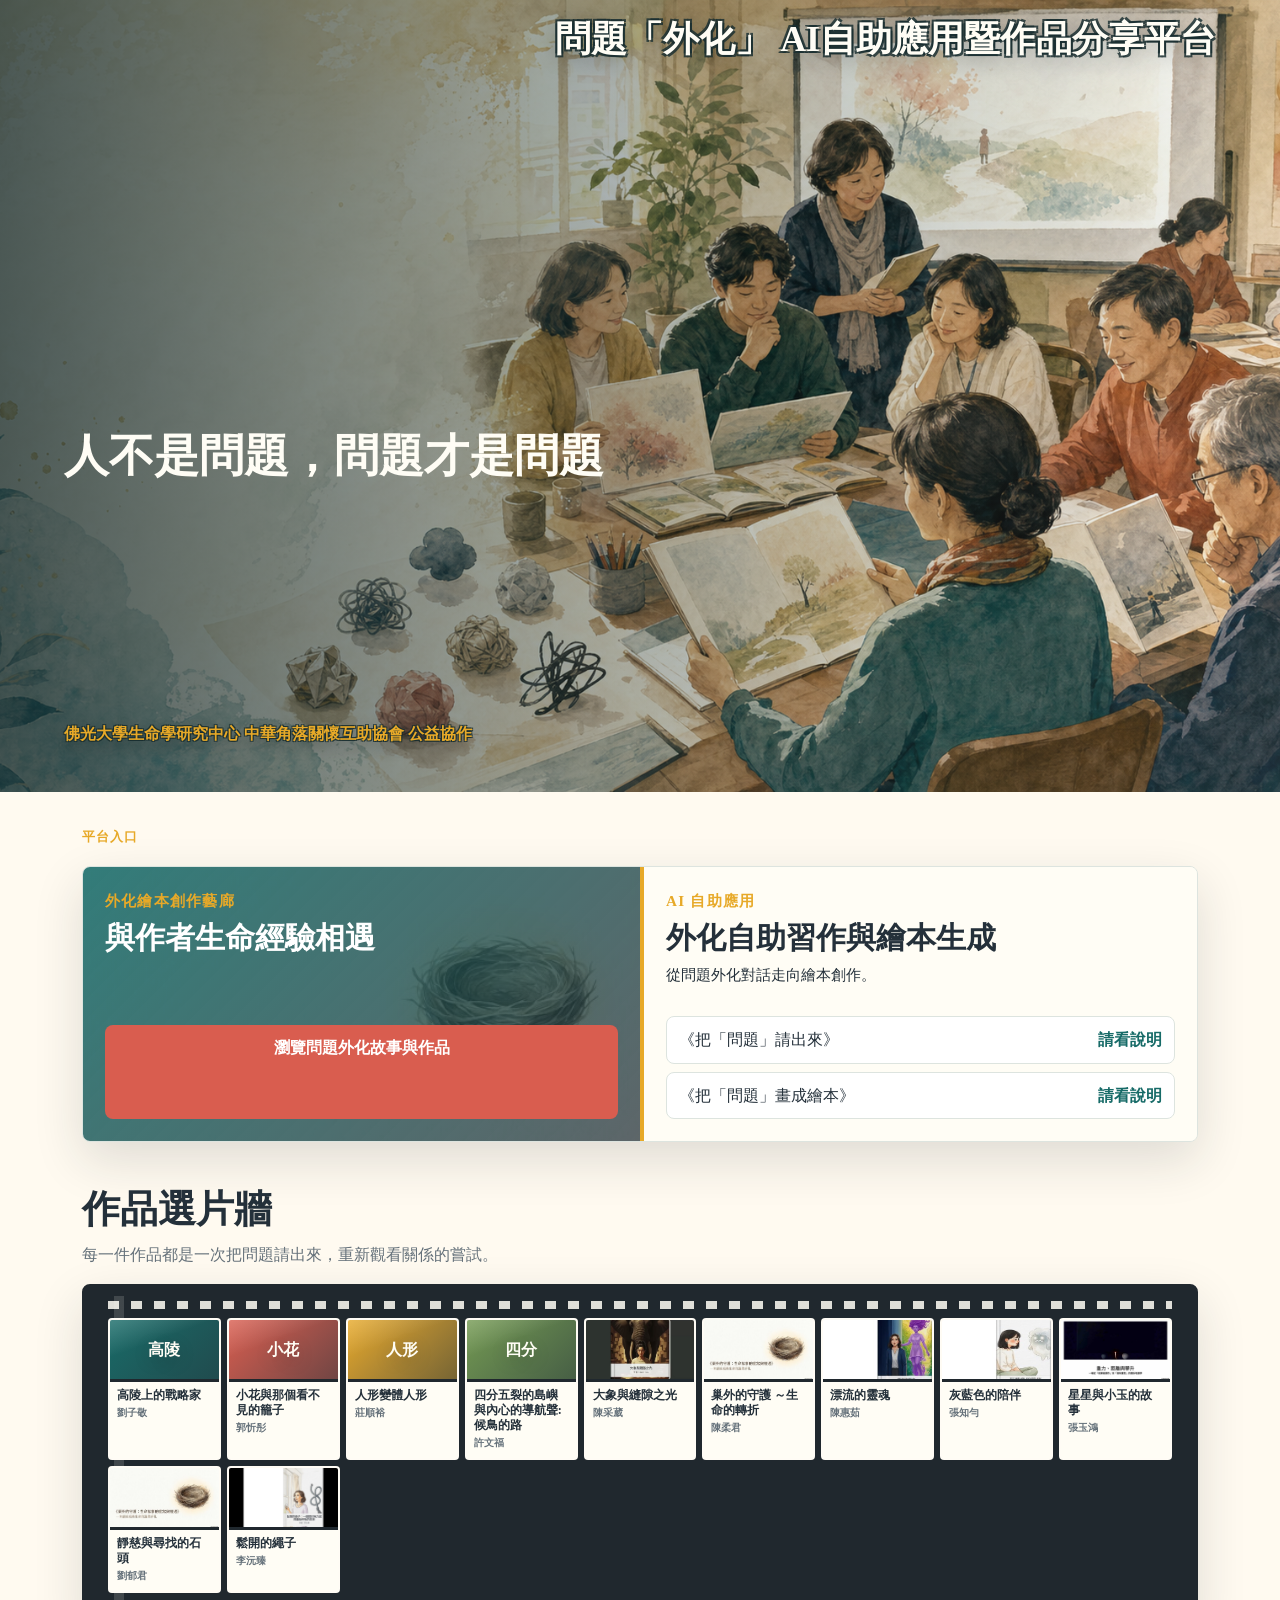
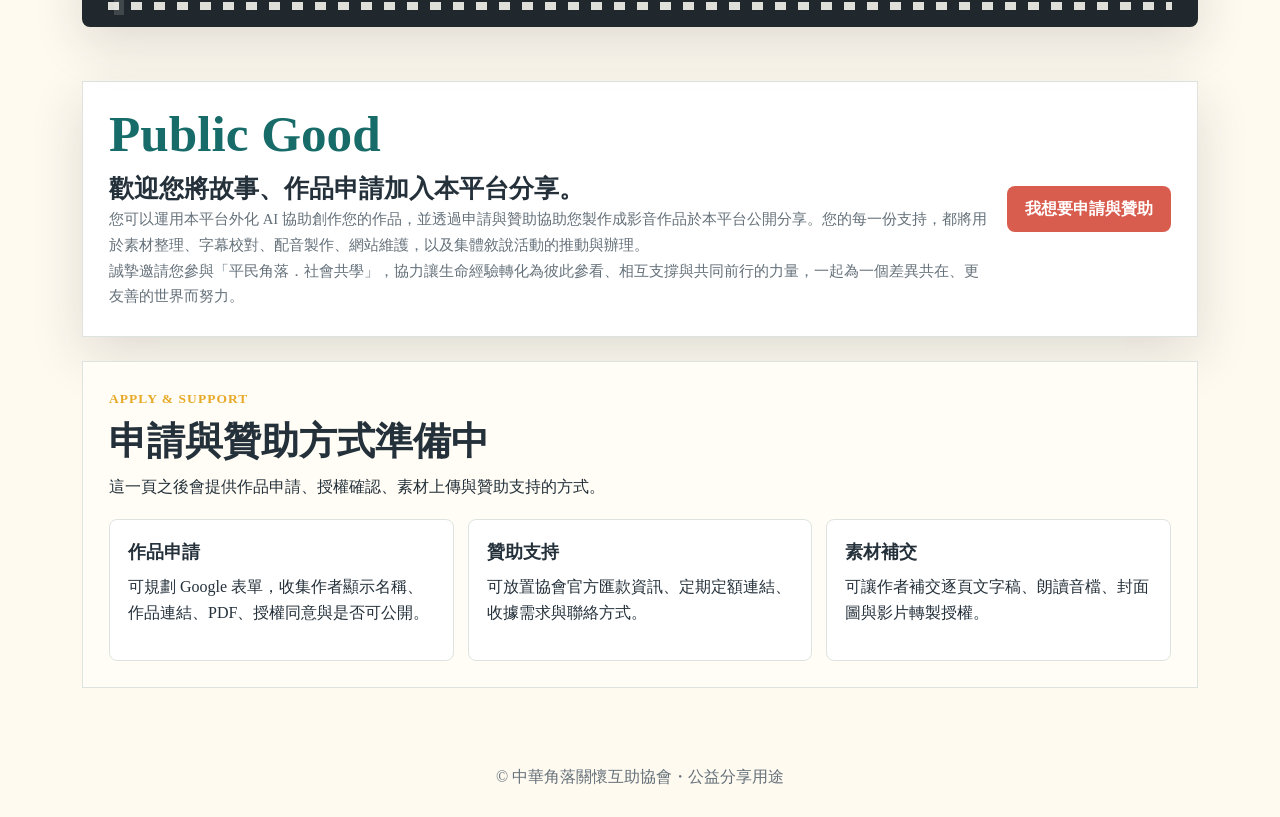
<file: docs/index.html>
<!doctype html>
<html lang="zh-Hant">
  <head>
    <meta charset="utf-8" />
    <meta name="viewport" content="width=device-width, initial-scale=1" />
    <title>問題「外化」AI自助應用暨作品分享平台</title>
    <meta
      name="description"
      content="問題外化 AI 自助應用暨作品分享平台。"
    />
    <link rel="stylesheet" href="styles.css" />
  </head>
  <body>
    <header class="hero">
      <div class="hero-overlay" id="top">
        <div class="platform-title">問題「外化」 AI自助應用暨作品分享平台</div>
        <div class="hero-copy">
          <h1>
            <span class="main-title">人不是問題，問題才是問題</span>
          </h1>
          <div class="hero-credit">
            <h3>佛光大學生命學研究中心 中華角落關懷互助協會 公益協作</h3>
          </div>
        </div>
      </div>
    </header>

    <main>
      <section class="platform-gateway" aria-label="平台功能選擇">
        <div class="gateway-heading">
          <p class="section-kicker">平台入口</p>
        </div>
        <div class="gateway-grid">
          <article class="gateway-panel showcase-panel">
            <div>
              <p class="panel-label">外化繪本創作藝廊</p>
              <h3>與作者生命經驗相遇</h3>
            </div>
            <a class="primary-button" href="#gallery">瀏覽問題外化故事與作品</a>
          </article>

          <article class="gateway-panel practice-panel">
            <div>
              <p class="panel-label">AI 自助應用</p>
              <h3>外化自助習作與繪本生成</h3>
              <p>從問題外化對話走向繪本創作。</p>
            </div>
            <div class="resource-list">
              <a class="resource-item" href="resources/problem-externalization-practice/Skill.md" target="_blank">
                <span>《把「問題」請出來》</span>
                <strong>請看說明</strong>
              </a>
              <a class="resource-item" href="resources/storybook-generation/Skill.md" target="_blank">
                <span>《把「問題」畫成繪本》</span>
                <strong>請看說明</strong>
              </a>
            </div>
          </article>
        </div>
      </section>

      <section class="controls" id="gallery">
        <div>
          <h2>作品選片牆</h2>
          <p>每一件作品都是一次把問題請出來，重新觀看關係的嘗試。</p>
        </div>
        <div class="gallery-summary" id="gallerySummary" aria-live="polite"></div>
      </section>

      <section class="gallery-grid" id="storyGrid" aria-live="polite"></section>

      <section class="support" id="support">
        <div>
          <h2 class="support-title">Public Good</h2>
          <p class="support-invite">歡迎您將故事、作品申請加入本平台分享。</p>
          <p class="support-copy">
            您可以運用本平台外化 AI 協助創作您的作品，並透過申請與贊助協助您製作成影音作品於本平台公開分享。您的每一份支持，都將用於素材整理、字幕校對、配音製作、網站維護，以及集體敘說活動的推動與辦理。
          </p>
          <p class="support-copy">
            誠摯邀請您參與「平民角落．社會共學」，協力讓生命經驗轉化為彼此參看、相互支撐與共同前行的力量，一起為一個差異共在、更友善的世界而努力。
          </p>
        </div>
        <a class="primary-button" href="#apply-support">我想要申請與贊助</a>
      </section>

      <section class="apply-support" id="apply-support">
        <div>
          <p class="section-kicker">Apply & Support</p>
          <h2>申請與贊助方式準備中</h2>
          <p>這一頁之後會提供作品申請、授權確認、素材上傳與贊助支持的方式。</p>
        </div>
        <div class="method-grid">
          <article>
            <h3>作品申請</h3>
            <p>可規劃 Google 表單，收集作者顯示名稱、作品連結、PDF、授權同意與是否可公開。</p>
          </article>
          <article>
            <h3>贊助支持</h3>
            <p>可放置協會官方匯款資訊、定期定額連結、收據需求與聯絡方式。</p>
          </article>
          <article>
            <h3>素材補交</h3>
            <p>可讓作者補交逐頁文字稿、朗讀音檔、封面圖與影片轉製授權。</p>
          </article>
        </div>
      </section>
    </main>

    <dialog id="viewerDialog" aria-labelledby="viewerTitle">
      <div class="dialog-head">
        <div>
          <p id="viewerMeta"></p>
          <h2 id="viewerTitle"></h2>
        </div>
        <button id="closeViewer" type="button" aria-label="關閉檢視">×</button>
      </div>
      <div id="viewerFrame" class="viewer-frame"></div>
      <a id="openExternal" class="secondary-button" target="_blank" rel="noreferrer">開啟原始連結</a>
    </dialog>

    <footer>
      <p>© 中華角落關懷互助協會・公益分享用途</p>
    </footer>

    <script src="works-data.js"></script>
    <script src="script.js"></script>
  </body>
</html>
</file>
<file: docs/styles.css>
:root {
  --ink: #24303a;
  --muted: #65717a;
  --paper: #fffaf0;
  --surface: #ffffff;
  --line: #dde4df;
  --teal: #176b68;
  --coral: #d95d4f;
  --gold: #e7a928;
  --leaf: #749a52;
  --sky: #5c91b8;
  --plum: #816096;
  --clay: #b86f54;
  --moss: #627d62;
  --rose: #c76c7b;
  --shadow: 0 18px 50px rgba(28, 38, 44, 0.14);
  --font-main: "Noto Serif TC", "Source Han Serif TC", "Songti TC", "PMingLiU", "Noto Sans TC", "Microsoft JhengHei", serif;
}

* {
  box-sizing: border-box;
}

html {
  scroll-behavior: smooth;
}

body {
  margin: 0;
  background: var(--paper);
  color: var(--ink);
  font-family: var(--font-main);
  line-height: 1.6;
}

a {
  color: inherit;
  text-decoration: none;
}

.hero {
  min-height: 88vh;
  background:
    linear-gradient(90deg, rgba(22, 42, 45, 0.76), rgba(22, 42, 45, 0.28) 58%, rgba(255, 250, 240, 0.1)),
    url("assets/hero-adult-story-share.png") center / cover;
  position: relative;
}

.hero-overlay {
  align-items: flex-start;
  display: block;
  min-height: 88vh;
  padding: 0;
  position: relative;
  width: 100%;
}

.hero-copy {
  color: #fffdf5;
  width: 100%;
}

.section-kicker {
  color: var(--gold);
  font-size: 0.84rem;
  font-weight: 800;
  letter-spacing: 0.08em;
  margin: 0 0 8px;
  text-transform: uppercase;
}

h1,
h2,
h3,
p {
  margin-top: 0;
}

h1 {
  font-size: clamp(1.65rem, 3.5vw, 3rem);
  letter-spacing: 0;
  line-height: 1.12;
  left: clamp(18px, 5vw, 72px);
  margin: 0;
  max-width: calc(100% - 36px);
  position: absolute;
  top: calc(48% + 2cm);
  transform: translateY(-50%);
  white-space: nowrap;
  z-index: 2;
}

h1 span {
  display: block;
}

h1 span + span {
  margin-top: 0;
}

.main-title {
  transform: none;
}

.platform-title {
  color: #fffdf5;
  font-size: clamp(1.1rem, 2.8vw, 2.7rem);
  font-weight: 900;
  line-height: 1.12;
  position: absolute;
  left: clamp(18px, 5vw, 72px);
  max-width: calc(100% - clamp(36px, 10vw, 144px));
  right: clamp(18px, 5vw, 72px);
  text-align: right;
  text-shadow:
    -2px -2px 0 rgba(25, 45, 48, 0.82),
    2px -2px 0 rgba(25, 45, 48, 0.82),
    -2px 2px 0 rgba(25, 45, 48, 0.82),
    2px 2px 0 rgba(25, 45, 48, 0.82),
    0 8px 22px rgba(0, 0, 0, 0.28);
  top: 0.5cm;
  white-space: normal;
  z-index: 2;
}

h2 {
  font-size: clamp(1.55rem, 3vw, 2.4rem);
  line-height: 1.2;
  margin-bottom: 10px;
}

h3 {
  font-size: 1.1rem;
  margin-bottom: 8px;
}

.hero-copy p:not(.eyebrow) {
  font-size: 1.15rem;
  max-width: 640px;
}

.hero-copy h3 {
  color: #fffdf5;
  font-size: clamp(0.78rem, 1.35vw, 1rem);
  font-weight: 800;
  line-height: 1.35;
  margin: 0 0 10px;
  text-shadow:
    -1px -1px 0 rgba(25, 45, 48, 0.82),
    1px -1px 0 rgba(25, 45, 48, 0.82),
    -1px 1px 0 rgba(25, 45, 48, 0.82),
    1px 1px 0 rgba(25, 45, 48, 0.82),
    0 6px 16px rgba(0, 0, 0, 0.28);
  white-space: nowrap;
}

.hero-copy h3 + h3 {
  color: #fffdf5;
  margin-bottom: 10px;
}

.hero-credit {
  bottom: 1cm;
  left: clamp(18px, 5vw, 72px);
  margin-top: 0;
  max-width: min(900px, calc(100% - 36px));
  position: absolute;
  z-index: 2;
}

.hero-credit h3:last-child {
  color: var(--gold);
}

.hero-actions,
.toolrow {
  display: flex;
  flex-wrap: wrap;
  gap: 12px;
}

.primary-button,
.secondary-button,
button {
  border: 0;
  border-radius: 8px;
  cursor: pointer;
  display: inline-flex;
  font: inherit;
  font-weight: 800;
  justify-content: center;
  min-height: 44px;
  padding: 10px 18px;
}

.primary-button {
  background: var(--coral);
  color: #fff;
}

.secondary-button {
  background: #fffdf5;
  color: var(--teal);
}

main {
  margin: 0 auto;
  max-width: 1180px;
  padding: 0 clamp(16px, 4vw, 32px) 48px;
}

.platform-gateway {
  margin: 34px 0 44px;
}

.gateway-heading {
  margin-bottom: 18px;
}

.gateway-grid {
  align-items: stretch;
  background: #fffdf5;
  border: 1px solid var(--line);
  border-radius: 8px;
  box-shadow: var(--shadow);
  display: grid;
  gap: 0;
  grid-template-columns: repeat(2, minmax(0, 1fr));
  overflow: hidden;
}

.gateway-panel {
  border-radius: 8px;
  box-shadow: none;
  display: grid;
  gap: 14px;
  min-height: 210px;
  padding: 22px;
}

.gateway-panel h3 {
  font-size: clamp(1.3rem, 2.4vw, 1.9rem);
  line-height: 1.18;
  margin-bottom: 6px;
}

.gateway-panel p {
  font-size: 0.95rem;
  max-width: 560px;
}

.showcase-panel {
  background:
    linear-gradient(135deg, rgba(23, 107, 104, 0.88), rgba(32, 44, 50, 0.72)),
    url("output/feasibility/pdf_01_page1.jpg") center / cover;
  border-radius: 0;
  color: #fff;
}

.practice-panel {
  background: #fffdf5;
  border-left: 4px solid var(--gold);
  border-radius: 0;
}

.panel-label {
  color: var(--gold);
  font-size: 0.84rem;
  font-weight: 900;
  letter-spacing: 0.08em;
  margin-bottom: 8px;
  text-transform: uppercase;
}

.resource-list {
  display: grid;
  gap: 8px;
}

.resource-item {
  align-items: center;
  background: var(--surface);
  border: 1px solid var(--line);
  border-radius: 8px;
  display: flex;
  gap: 12px;
  justify-content: space-between;
  padding: 10px 12px;
}

.resource-item strong {
  color: var(--teal);
  white-space: nowrap;
}

.support p,
footer p {
  margin-bottom: 0;
}

.controls,
.support {
  align-items: end;
  display: grid;
  gap: 20px;
  grid-template-columns: 1fr auto;
  margin: 52px 0 22px;
}

.controls {
  align-items: center;
  margin: 42px 0 16px;
}

.controls p {
  color: var(--muted);
  margin-bottom: 0;
}

.gallery-summary {
  display: none;
}

input,
select {
  background: var(--surface);
  border: 1px solid var(--line);
  border-radius: 8px;
  color: var(--ink);
  font: inherit;
  min-height: 44px;
  padding: 9px 12px;
}

.gallery-grid {
  background:
    linear-gradient(90deg, transparent 0 20px, rgba(255, 253, 245, 0.15) 20px 30px, transparent 30px 50px),
    #20282e;
  border: 12px solid #20282e;
  border-radius: 8px;
  box-shadow: var(--shadow);
  display: grid;
  gap: 6px;
  grid-template-columns: repeat(auto-fill, minmax(104px, 1fr));
  margin-bottom: 54px;
  padding: 22px 14px;
  position: relative;
}

.gallery-grid::before,
.gallery-grid::after {
  background: repeating-linear-gradient(
    90deg,
    rgba(255, 253, 245, 0.86) 0 11px,
    transparent 11px 23px
  );
  content: "";
  height: 8px;
  left: 14px;
  pointer-events: none;
  position: absolute;
  right: 14px;
}

.gallery-grid::before {
  top: 5px;
}

.gallery-grid::after {
  bottom: 5px;
}

.story-card {
  --accent: var(--teal);
  background: #fffdf5;
  border: 2px solid rgba(255, 253, 245, 0.72);
  border-radius: 4px;
  box-shadow: none;
  cursor: pointer;
  display: grid;
  grid-template-rows: 62px minmax(52px, 1fr);
  min-height: 122px;
  overflow: hidden;
  position: relative;
  transition:
    background 160ms ease,
    box-shadow 160ms ease,
    transform 160ms ease;
}

.story-card:hover,
.story-card:focus-visible {
  background: #ffffff;
  box-shadow: 0 12px 28px rgba(28, 38, 44, 0.14);
  outline: 0;
  transform: translateY(-2px);
}

.accent-teal {
  --accent: var(--teal);
}

.accent-coral {
  --accent: var(--coral);
}

.accent-gold {
  --accent: var(--gold);
}

.accent-leaf {
  --accent: var(--leaf);
}

.accent-sky {
  --accent: var(--sky);
}

.accent-plum {
  --accent: var(--plum);
}

.accent-clay {
  --accent: var(--clay);
}

.accent-moss {
  --accent: var(--moss);
}

.accent-rose {
  --accent: var(--rose);
}

.story-art {
  background:
    linear-gradient(140deg, color-mix(in srgb, var(--accent) 84%, #24303a), color-mix(in srgb, var(--accent) 34%, #ffffff)),
    #f5eee0;
  border-bottom: 3px solid #20282e;
  min-height: 0;
  overflow: hidden;
  position: relative;
}

.menu-thumb {
  align-items: center;
  background: var(--accent) center / cover;
  color: #fffdf5;
  display: flex;
  font-size: 1rem;
  font-weight: 900;
  height: 100%;
  justify-content: center;
  letter-spacing: 0;
  text-shadow: 0 5px 18px rgba(0, 0, 0, 0.18);
  width: 100%;
}

.menu-thumb.no-image {
  background:
    linear-gradient(160deg, rgba(255, 255, 255, 0.2), transparent 38%),
    linear-gradient(135deg, var(--accent), color-mix(in srgb, var(--accent) 42%, #26343b));
}

.image-thumb {
  background-position: center;
  background-size: cover;
}

.menu-copy {
  display: grid;
  align-content: start;
  gap: 2px;
  min-width: 0;
  padding: 6px 7px 7px;
}

.menu-copy strong {
  color: var(--ink);
  font-size: 0.76rem;
  line-height: 1.22;
}

.menu-copy small {
  color: var(--muted);
  font-size: 0.64rem;
  font-weight: 700;
}


.support {
  align-items: start;
  background: var(--surface);
  border: 1px solid var(--line);
  box-shadow: var(--shadow);
  grid-template-columns: 0.9fr 1.1fr;
  padding: 26px;
}

.support {
  align-items: center;
  grid-template-columns: 1fr auto;
}

.support-title {
  color: var(--teal);
  font-family: var(--font-main);
  font-size: clamp(2rem, 4vw, 3.4rem);
  font-weight: 800;
  letter-spacing: 0;
  line-height: 1;
  margin-bottom: 12px;
}

.support-invite {
  color: var(--ink);
  font-family: var(--font-main);
  font-size: clamp(1.15rem, 2vw, 1.55rem);
  font-weight: 700;
  line-height: 1.45;
  margin-bottom: 12px;
}

.support-copy {
  color: var(--muted);
  font-size: 0.92rem;
  line-height: 1.75;
  margin-bottom: 10px;
}

.apply-support {
  background: #fffdf5;
  border: 1px solid var(--line);
  margin-top: 24px;
  padding: 26px;
}

.method-grid {
  display: grid;
  gap: 14px;
  grid-template-columns: repeat(3, minmax(0, 1fr));
  margin-top: 20px;
}

.method-grid article {
  background: var(--surface);
  border: 1px solid var(--line);
  border-radius: 8px;
  padding: 18px;
}

dialog {
  border: 0;
  box-shadow: var(--shadow);
  max-width: min(980px, calc(100vw - 28px));
  padding: 0;
  width: 980px;
}

dialog::backdrop {
  background: rgba(15, 25, 30, 0.58);
}

.dialog-head {
  align-items: start;
  display: flex;
  justify-content: space-between;
  padding: 20px;
}

#viewerMeta {
  color: var(--muted);
  font-weight: 700;
  margin-bottom: 4px;
}

#closeViewer {
  background: #f2f4f2;
  color: var(--ink);
  font-size: 1.4rem;
  min-width: 44px;
  padding: 4px 12px;
}

.viewer-frame {
  background: #eef2ef;
  min-height: 54vh;
}

.viewer-frame iframe,
.viewer-frame video {
  border: 0;
  display: block;
  height: 62vh;
  width: 100%;
}

dialog .secondary-button {
  margin: 16px 20px 20px;
}

footer {
  color: var(--muted);
  padding: 28px;
  text-align: center;
}

@media (max-width: 860px) {
  .controls,
  .support {
    align-items: start;
    grid-template-columns: 1fr;
  }

  .method-grid {
    grid-template-columns: repeat(2, minmax(0, 1fr));
  }

  .gallery-grid {
    grid-template-columns: repeat(auto-fill, minmax(98px, 1fr));
  }
}

@media (max-width: 580px) {
  .hero {
    min-height: 82vh;
  }

  .hero-overlay {
    min-height: 82vh;
  }

  .platform-title {
    font-size: 1rem;
    left: 18px;
    line-height: 1.25;
    max-width: calc(100% - 36px);
    right: auto;
    text-align: left;
    top: 18px;
    width: calc(100% - 36px);
    overflow-wrap: anywhere;
  }

  h1 {
    font-size: 1.42rem;
    overflow-wrap: anywhere;
    white-space: normal;
    width: calc(100% - 36px);
  }

  .hero-copy h3 {
    font-size: 0.68rem;
    overflow-wrap: anywhere;
    white-space: normal;
  }

  .hero-credit {
    bottom: 0.75cm;
    width: calc(100% - 36px);
  }

  .gateway-grid,
  .method-grid {
    grid-template-columns: 1fr;
  }

  .gallery-grid {
    border-width: 8px;
    grid-template-columns: repeat(3, minmax(0, 1fr));
    padding: 20px 8px;
  }

  .story-card {
    grid-template-rows: 54px minmax(54px, 1fr);
    min-height: 112px;
  }

  .toolrow,
  .toolrow input,
  .toolrow select,
  .hero-actions a {
    width: 100%;
  }

}
</file>
